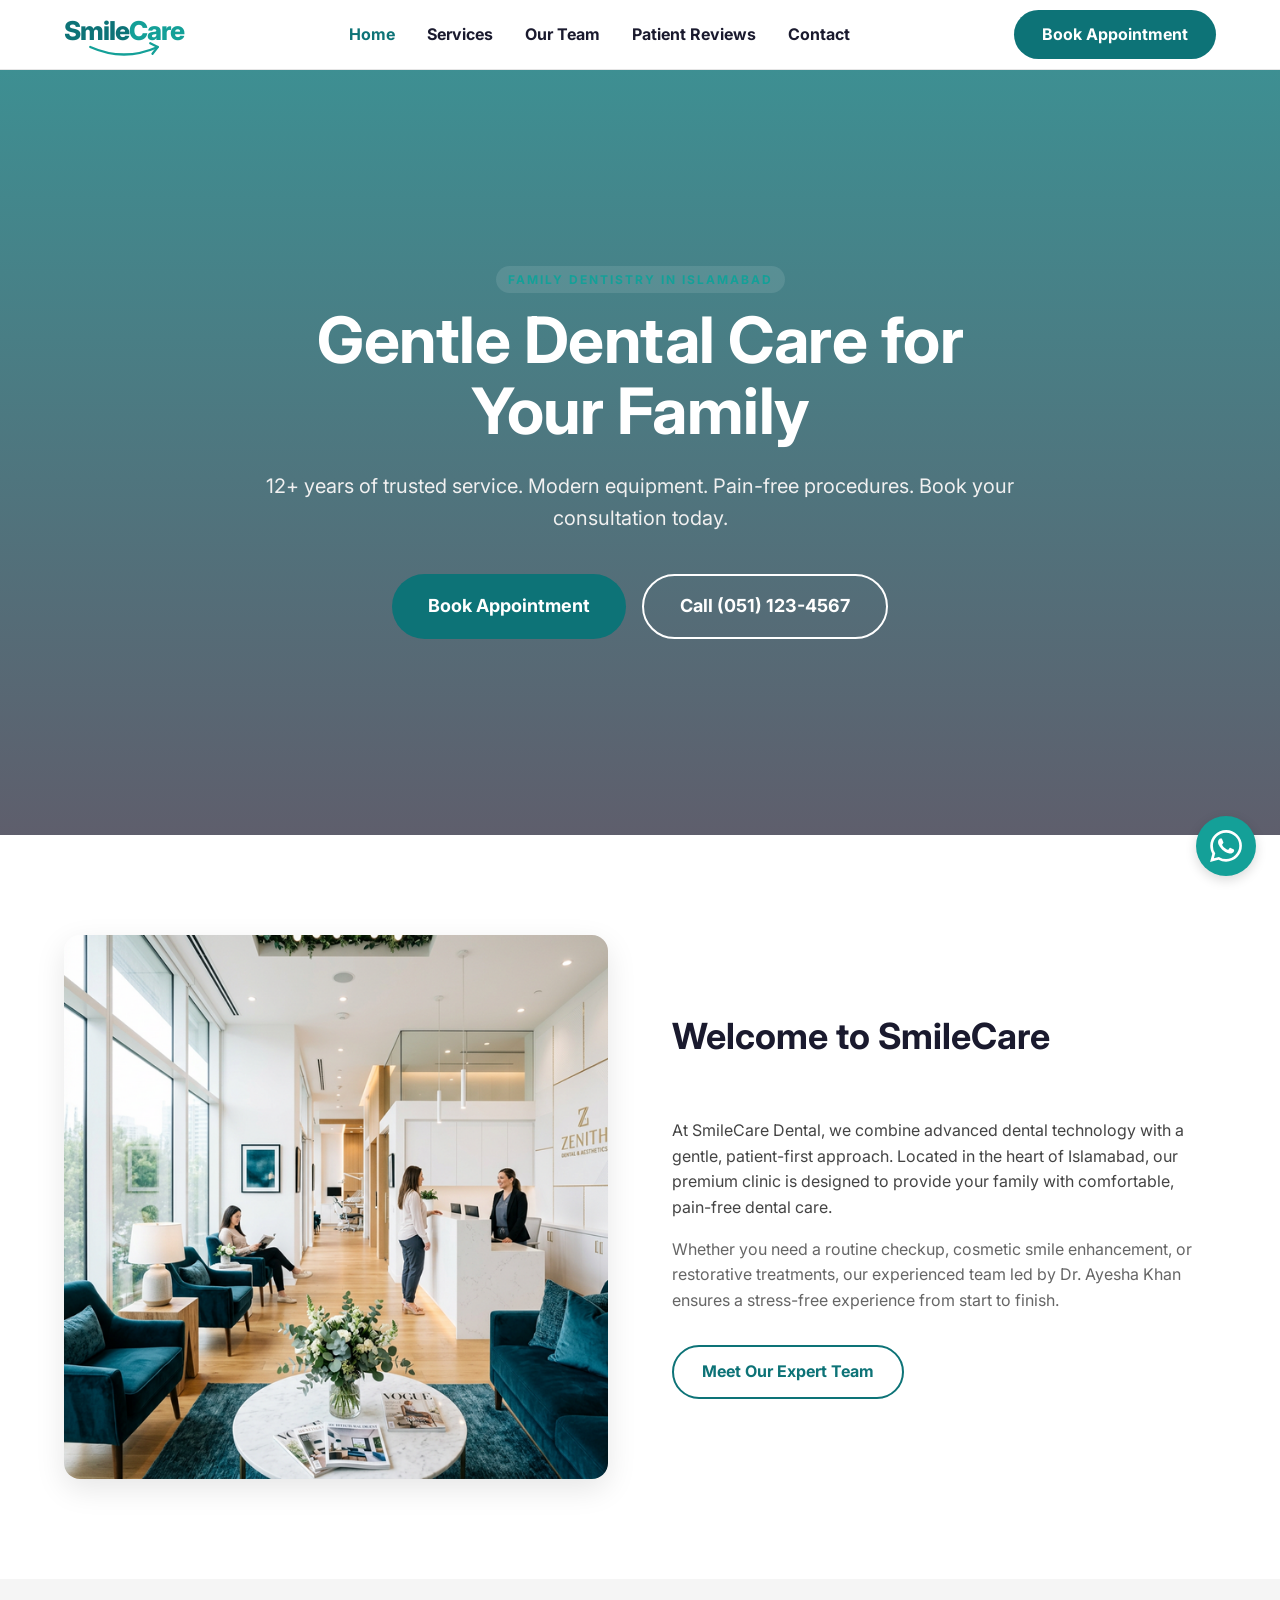
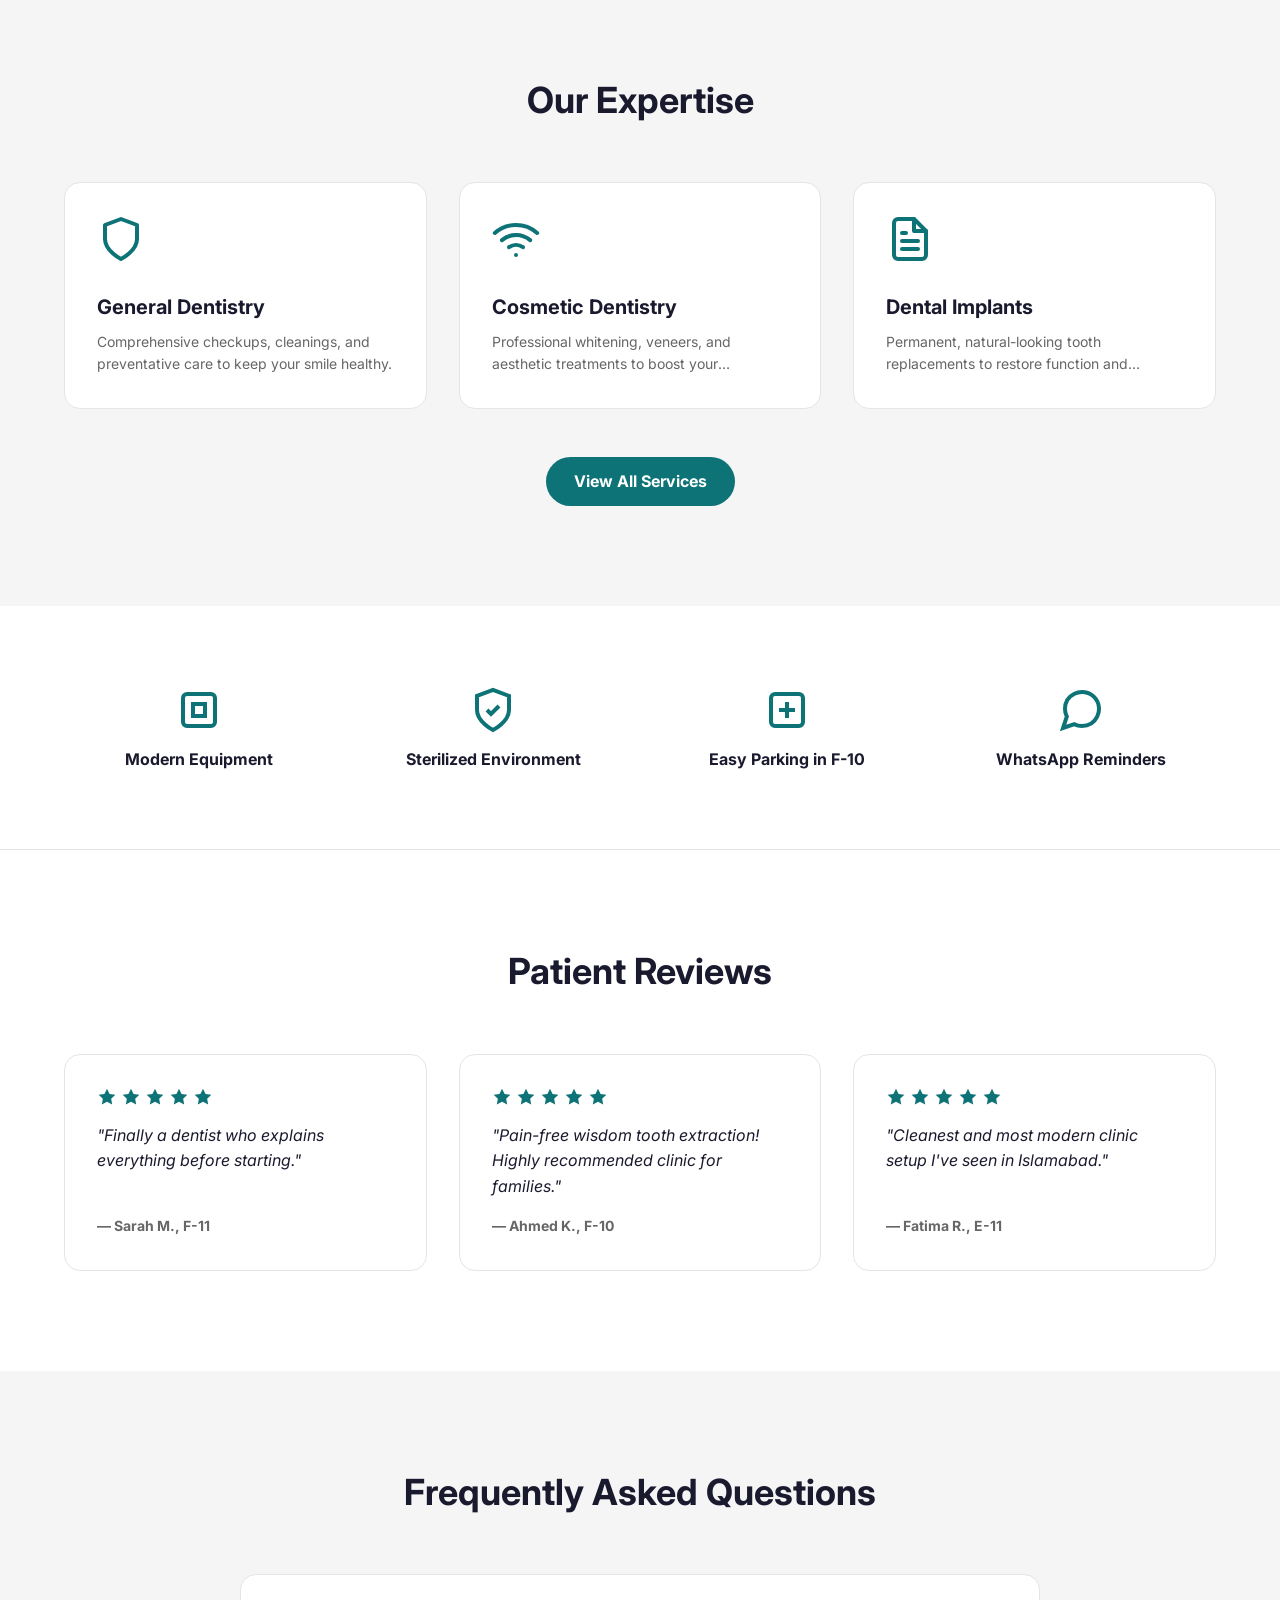
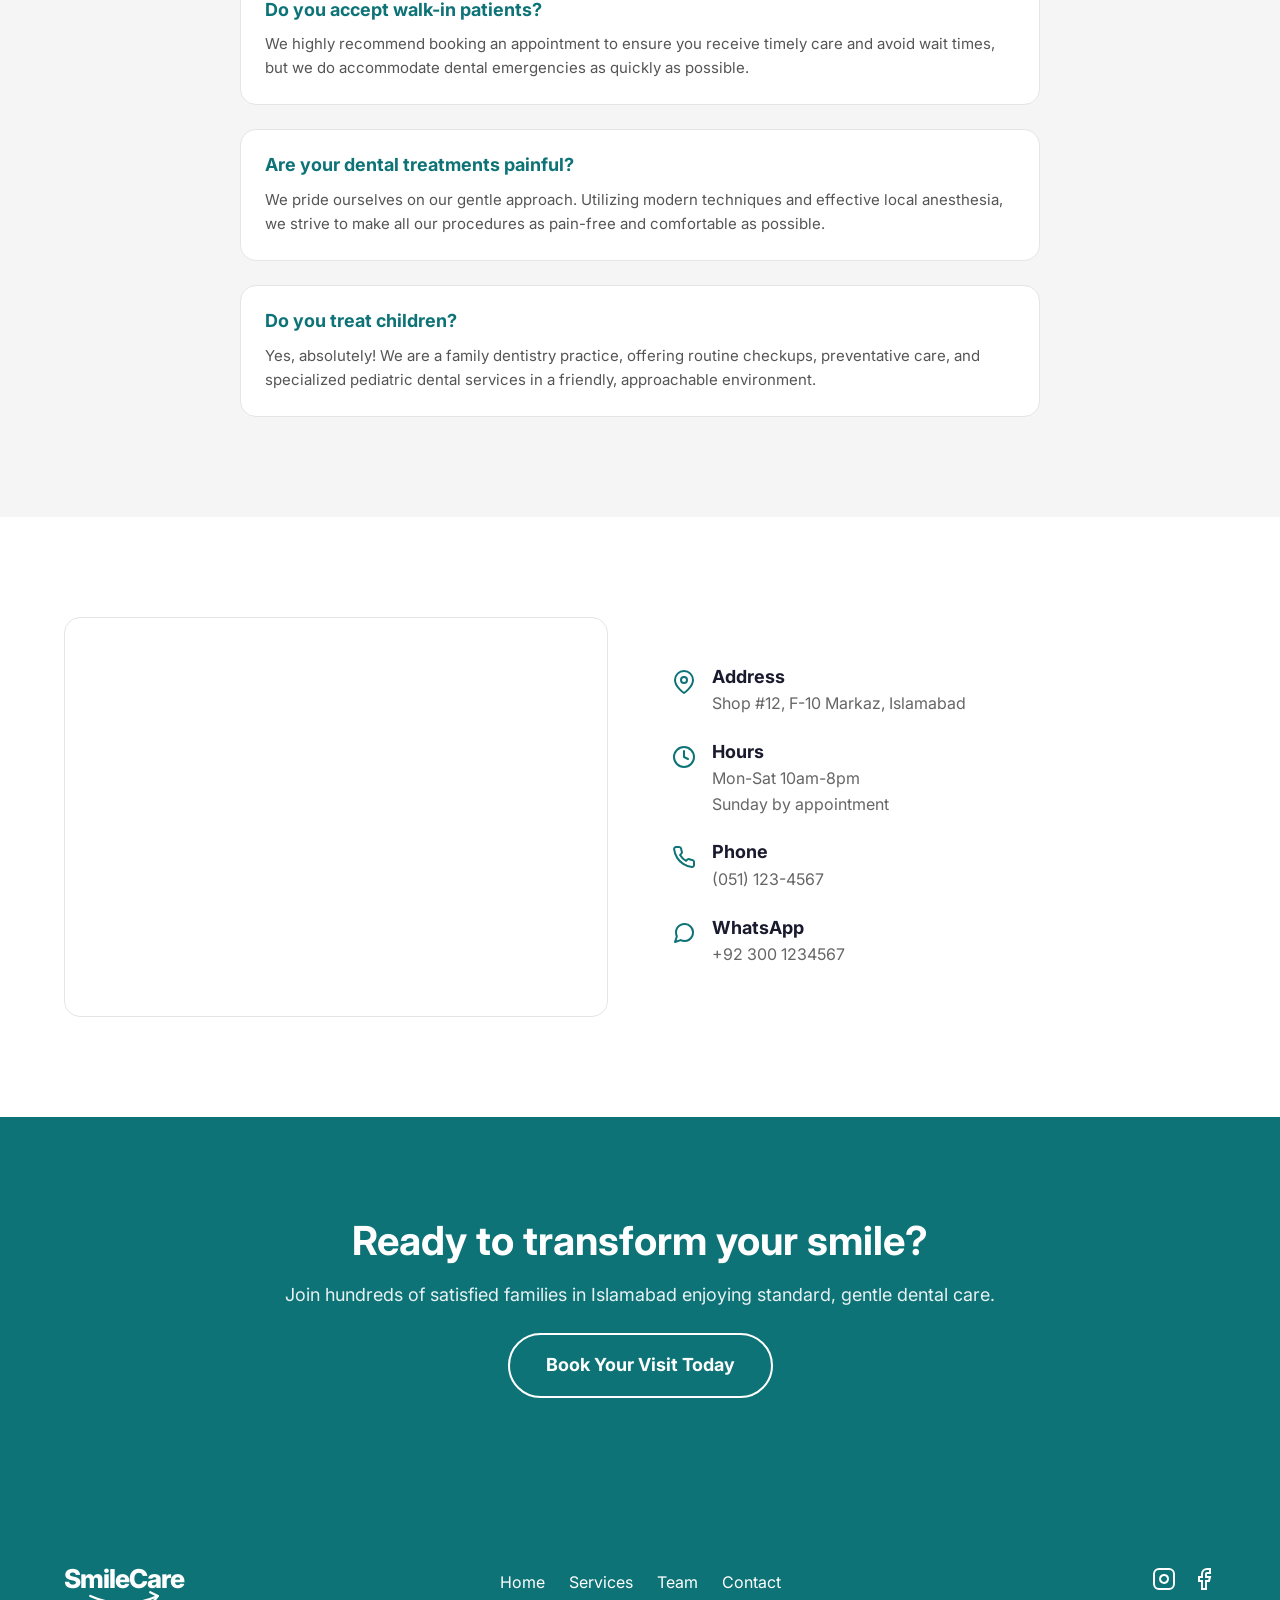
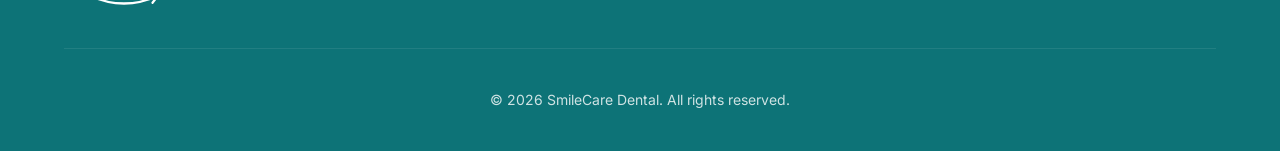
<file: index.html>
<!DOCTYPE html>
<html lang="en">
<head>
    <meta charset="UTF-8">
    <meta name="viewport" content="width=device-width, initial-scale=1.0">
    <title>SmileCare Dental | Family Dentistry in Islamabad</title>
    <meta name="description" content="SmileCare Dental offers gentle, modern family dentistry in F-10 Islamabad. Book your appointment with Dr. Ayesha Khan for checkups, implants, whitening & more.">
    <meta name="robots" content="index, follow">
    <link rel="canonical" href="https://malik310.github.io/smile-care/index.html">
    <meta property="og:title" content="SmileCare Dental | Family Dentistry in Islamabad">
    <meta property="og:description" content="SmileCare Dental offers gentle, modern family dentistry in F-10 Islamabad.">
    <meta property="og:type" content="website">
    <meta property="og:url" content="https://malik310.github.io/smile-care/">
    <!-- Preconnect for fast font loading -->
    <link rel="preconnect" href="https://fonts.googleapis.com">
    <link rel="preconnect" href="https://fonts.gstatic.com" crossorigin>
    <link rel="stylesheet" href="https://fonts.googleapis.com/css2?family=Inter:wght@400;700;800&display=swap">
    <link rel="stylesheet" href="styles.css">
</head>
<body>

    <!-- Header & Navigation -->
    <header class="site-header">
        <div class="container header-container">
            <div class="logo">
                <a href="index.html">
                    <!-- Subtle smile curve SVG -->
                    Smile<span style="color: var(--accent);">Care</span>
                    <svg class="logo-smile" viewBox="0 0 100 24" fill="none" xmlns="http://www.w3.org/2000/svg">
                        <path d="M 5,8 Q 50,28 95,8" stroke="currentColor" stroke-width="3" stroke-linecap="round" />
                        <path d="M 85,3 L 95,8 L 88,17" stroke="currentColor" stroke-width="3" stroke-linecap="round" stroke-linejoin="round" />
                    </svg>
                </a>
            </div>
            
            <nav>
                <ul class="nav-links">
                    <li><a href="index.html" class="active">Home</a></li>
                    <li><a href="services.html">Services</a></li>
                    <li><a href="team.html">Our Team</a></li>
                    <li><a href="#reviews">Patient Reviews</a></li>
                    <li><a href="contact.html">Contact</a></li>
                </ul>
            </nav>

            <div class="header-cta">
                <a href="contact.html" class="btn btn-primary">Book Appointment</a>
                <button class="mobile-menu-btn" aria-label="Toggle menu">
                    <svg width="24" height="24" viewBox="0 0 24 24" fill="none" stroke="currentColor" stroke-width="2" stroke-linecap="round" stroke-linejoin="round"><line x1="3" y1="12" x2="21" y2="12"></line><line x1="3" y1="6" x2="21" y2="6"></line><line x1="3" y1="18" x2="21" y2="18"></line></svg>
                </button>
            </div>
        </div>
    </header>

    <main>
        <!-- Hero Section - Image Background -->
        <section class="hero hero-bg">
            <div class="container hero-content-centered">
                <span class="label label-light">Family Dentistry in Islamabad</span>
                <h1>Gentle Dental Care for Your Family</h1>
                <p>12+ years of trusted service. Modern equipment. Pain-free procedures. Book your consultation today.</p>
                <div class="hero-btns justify-center">
                    <a href="https://wa.me/923001234567" class="btn btn-primary btn-large" target="_blank" rel="noopener noreferrer">Book Appointment</a>
                    <a href="tel:0511234567" class="btn btn-secondary-light btn-large">Call (051) 123-4567</a>
                </div>
            </div>
        </section>

        <!-- About Section -->
        <section class="section about-section">
            <div class="container about-grid">
                <div class="about-image">
                    <picture>
                        <img src="clinic-interior.png" alt="Beautiful modern dental clinic interior at SmileCare in Islamabad" loading="lazy" width="600" height="400">
                    </picture>
                </div>
                <div class="about-content">
                    <h2 class="section-title text-left">Welcome to SmileCare</h2>
                    <p>At SmileCare Dental, we combine advanced dental technology with a gentle, patient-first approach. Located in the heart of Islamabad, our premium clinic is designed to provide your family with comfortable, pain-free dental care.</p>
                    <p style="margin-bottom: 32px; color: #666;">Whether you need a routine checkup, cosmetic smile enhancement, or restorative treatments, our experienced team led by Dr. Ayesha Khan ensures a stress-free experience from start to finish.</p>
                    <a href="team.html" class="btn btn-secondary">Meet Our Expert Team</a>
                </div>
            </div>
        </section>

        <!-- Services Preview Section -->
        <section class="section bg-light">
            <div class="container">
                <h2 class="section-title">Our Expertise</h2>
                <div class="services-grid">
                    <div class="card service-card">
                        <svg class="service-icon" viewBox="0 0 24 24" fill="none" stroke="currentColor" stroke-width="2" stroke-linecap="round" stroke-linejoin="round"><path d="M12 22s8-4 8-10V5l-8-3-8 3v7c0 6 8 10 8 10z"></path></svg>
                        <h3>General Dentistry</h3>
                        <p>Comprehensive checkups, cleanings, and preventative care to keep your smile healthy.</p>
                    </div>
                    <div class="card service-card">
                        <svg class="service-icon" viewBox="0 0 24 24" fill="none" stroke="currentColor" stroke-width="2" stroke-linecap="round" stroke-linejoin="round"><path d="M5 12.55a11 11 0 0 1 14.08 0"></path><path d="M1.42 9a16 16 0 0 1 21.16 0"></path><path d="M8.53 16.11a6 6 0 0 1 6.95 0"></path><line x1="12" y1="20" x2="12.01" y2="20"></line></svg>
                        <h3>Cosmetic Dentistry</h3>
                        <p>Professional whitening, veneers, and aesthetic treatments to boost your confidence.</p>
                    </div>
                    <div class="card service-card">
                        <svg class="service-icon" viewBox="0 0 24 24" fill="none" stroke="currentColor" stroke-width="2" stroke-linecap="round" stroke-linejoin="round"><path d="M14 2H6a2 2 0 0 0-2 2v16a2 2 0 0 0 2 2h12a2 2 0 0 0 2-2V8z"></path><polyline points="14 2 14 8 20 8"></polyline><line x1="16" y1="13" x2="8" y2="13"></line><line x1="16" y1="17" x2="8" y2="17"></line><polyline points="10 9 9 9 8 9"></polyline></svg>
                        <h3>Dental Implants</h3>
                        <p>Permanent, natural-looking tooth replacements to restore function and aesthetics.</p>
                    </div>
                </div>
                <div style="text-align: center; margin-top: 48px;">
                    <a href="services.html" class="btn btn-primary">View All Services</a>
                </div>
            </div>
        </section>

        <!-- Why Choose Us Section -->
        <section class="trust-section">
            <div class="container">
                <div class="trust-grid">
                    <div class="trust-item">
                        <svg class="trust-icon" viewBox="0 0 24 24" fill="none" stroke="currentColor" stroke-width="2"><rect x="4" y="4" width="16" height="16" rx="2" ry="2"/><rect x="9" y="9" width="6" height="6"/></svg>
                        <h3>Modern Equipment</h3>
                    </div>
                    <div class="trust-item">
                        <svg class="trust-icon" viewBox="0 0 24 24" fill="none" stroke="currentColor" stroke-width="2"><path d="M12 22s8-4 8-10V5l-8-3-8 3v7c0 6 8 10 8 10z"/><path d="M9 12l2 2 4-4"/></svg>
                        <h3>Sterilized Environment</h3>
                    </div>
                    <div class="trust-item">
                        <svg class="trust-icon" viewBox="0 0 24 24" fill="none" stroke="currentColor" stroke-width="2"><rect x="4" y="4" width="16" height="16" rx="2" ry="2"/><path d="M12 8v8"/><path d="M8 12h8"/></svg>
                        <h3>Easy Parking in F-10</h3>
                    </div>
                    <div class="trust-item">
                        <svg class="trust-icon" viewBox="0 0 24 24" fill="none" stroke="currentColor" stroke-width="2"><path d="M21 11.5a8.38 8.38 0 0 1-.9 3.8 8.5 8.5 0 0 1-7.6 4.7 8.38 8.38 0 0 1-3.8-.9L3 21l1.9-5.7a8.38 8.38 0 0 1-.9-3.8 8.5 8.5 0 0 1 4.7-7.6 8.38 8.38 0 0 1 3.8-.9h.5a8.48 8.48 0 0 1 8 8v.5z"/></svg>
                        <h3>WhatsApp Reminders</h3>
                    </div>
                </div>
            </div>
        </section>

        <!-- Patient Reviews -->
        <section id="reviews" class="section">
            <div class="container">
                <h2 class="section-title">Patient Reviews</h2>
                <div class="reviews-grid">
                    <div class="card review-card">
                        <div class="review-stars">
                            <svg width="20" height="20" viewBox="0 0 24 24" fill="currentColor"><polygon points="12 2 15.09 8.26 22 9.27 17 14.14 18.18 21.02 12 17.77 5.82 21.02 7 14.14 2 9.27 8.91 8.26 12 2"></polygon></svg>
                            <svg width="20" height="20" viewBox="0 0 24 24" fill="currentColor"><polygon points="12 2 15.09 8.26 22 9.27 17 14.14 18.18 21.02 12 17.77 5.82 21.02 7 14.14 2 9.27 8.91 8.26 12 2"></polygon></svg>
                            <svg width="20" height="20" viewBox="0 0 24 24" fill="currentColor"><polygon points="12 2 15.09 8.26 22 9.27 17 14.14 18.18 21.02 12 17.77 5.82 21.02 7 14.14 2 9.27 8.91 8.26 12 2"></polygon></svg>
                            <svg width="20" height="20" viewBox="0 0 24 24" fill="currentColor"><polygon points="12 2 15.09 8.26 22 9.27 17 14.14 18.18 21.02 12 17.77 5.82 21.02 7 14.14 2 9.27 8.91 8.26 12 2"></polygon></svg>
                            <svg width="20" height="20" viewBox="0 0 24 24" fill="currentColor"><polygon points="12 2 15.09 8.26 22 9.27 17 14.14 18.18 21.02 12 17.77 5.82 21.02 7 14.14 2 9.27 8.91 8.26 12 2"></polygon></svg>
                        </div>
                        <p class="review-quote">"Finally a dentist who explains everything before starting."</p>
                        <p class="review-author">— Sarah M., F-11</p>
                    </div>
                    
                    <div class="card review-card">
                        <div class="review-stars">
                            <svg width="20" height="20" viewBox="0 0 24 24" fill="currentColor"><polygon points="12 2 15.09 8.26 22 9.27 17 14.14 18.18 21.02 12 17.77 5.82 21.02 7 14.14 2 9.27 8.91 8.26 12 2"></polygon></svg>
                            <svg width="20" height="20" viewBox="0 0 24 24" fill="currentColor"><polygon points="12 2 15.09 8.26 22 9.27 17 14.14 18.18 21.02 12 17.77 5.82 21.02 7 14.14 2 9.27 8.91 8.26 12 2"></polygon></svg>
                            <svg width="20" height="20" viewBox="0 0 24 24" fill="currentColor"><polygon points="12 2 15.09 8.26 22 9.27 17 14.14 18.18 21.02 12 17.77 5.82 21.02 7 14.14 2 9.27 8.91 8.26 12 2"></polygon></svg>
                            <svg width="20" height="20" viewBox="0 0 24 24" fill="currentColor"><polygon points="12 2 15.09 8.26 22 9.27 17 14.14 18.18 21.02 12 17.77 5.82 21.02 7 14.14 2 9.27 8.91 8.26 12 2"></polygon></svg>
                            <svg width="20" height="20" viewBox="0 0 24 24" fill="currentColor"><polygon points="12 2 15.09 8.26 22 9.27 17 14.14 18.18 21.02 12 17.77 5.82 21.02 7 14.14 2 9.27 8.91 8.26 12 2"></polygon></svg>
                        </div>
                        <p class="review-quote">"Pain-free wisdom tooth extraction! Highly recommended clinic for families."</p>
                        <p class="review-author">— Ahmed K., F-10</p>
                    </div>

                    <div class="card review-card">
                        <div class="review-stars">
                            <svg width="20" height="20" viewBox="0 0 24 24" fill="currentColor"><polygon points="12 2 15.09 8.26 22 9.27 17 14.14 18.18 21.02 12 17.77 5.82 21.02 7 14.14 2 9.27 8.91 8.26 12 2"></polygon></svg>
                            <svg width="20" height="20" viewBox="0 0 24 24" fill="currentColor"><polygon points="12 2 15.09 8.26 22 9.27 17 14.14 18.18 21.02 12 17.77 5.82 21.02 7 14.14 2 9.27 8.91 8.26 12 2"></polygon></svg>
                            <svg width="20" height="20" viewBox="0 0 24 24" fill="currentColor"><polygon points="12 2 15.09 8.26 22 9.27 17 14.14 18.18 21.02 12 17.77 5.82 21.02 7 14.14 2 9.27 8.91 8.26 12 2"></polygon></svg>
                            <svg width="20" height="20" viewBox="0 0 24 24" fill="currentColor"><polygon points="12 2 15.09 8.26 22 9.27 17 14.14 18.18 21.02 12 17.77 5.82 21.02 7 14.14 2 9.27 8.91 8.26 12 2"></polygon></svg>
                            <svg width="20" height="20" viewBox="0 0 24 24" fill="currentColor"><polygon points="12 2 15.09 8.26 22 9.27 17 14.14 18.18 21.02 12 17.77 5.82 21.02 7 14.14 2 9.27 8.91 8.26 12 2"></polygon></svg>
                        </div>
                        <p class="review-quote">"Cleanest and most modern clinic setup I've seen in Islamabad."</p>
                        <p class="review-author">— Fatima R., E-11</p>
                    </div>
                </div>
            </div>
        </section>

        <!-- FAQ Section -->
        <section class="section bg-light">
            <div class="container">
                <h2 class="section-title">Frequently Asked Questions</h2>
                <div class="faq-list">
                    <div class="faq-item">
                        <h3>Do you accept walk-in patients?</h3>
                        <p>We highly recommend booking an appointment to ensure you receive timely care and avoid wait times, but we do accommodate dental emergencies as quickly as possible.</p>
                    </div>
                    <div class="faq-item">
                        <h3>Are your dental treatments painful?</h3>
                        <p>We pride ourselves on our gentle approach. Utilizing modern techniques and effective local anesthesia, we strive to make all our procedures as pain-free and comfortable as possible.</p>
                    </div>
                    <div class="faq-item">
                        <h3>Do you treat children?</h3>
                        <p>Yes, absolutely! We are a family dentistry practice, offering routine checkups, preventative care, and specialized pediatric dental services in a friendly, approachable environment.</p>
                    </div>
                </div>
            </div>
        </section>

        <!-- Location & Hours Section -->
        <section id="contact" class="location-section">
            <div class="container">
                <div class="location-grid">
                    <div class="map-embed">
                        <!-- Standard Google Maps Embed Placeholder mapping to F-10 -->
                        <iframe src="https://www.google.com/maps/embed?pb=!1m18!1m12!1m3!1d13269.839846205728!2d73.0116!3d33.6844!2m3!1f0!2f0!3f0!3m2!1i1024!2i768!4f13.1!3m3!1m2!1s0x38dfbe38686a3479%3A0xe53e9cb4e819b5b2!2sF-10%20Markaz%20F%2010%2FF%2011%20F-10%2C%20Islamabad%2C%20Islamabad%20Capital%20Territory%2C%20Pakistan!5e0!3m2!1sen!2sus!4v1700000000000!5m2!1sen!2sus" allowfullscreen="" loading="lazy" referrerpolicy="no-referrer-when-downgrade"></iframe>
                    </div>
                    <div class="contact-details">
                        <div class="contact-item">
                            <svg class="contact-item-icon" width="24" height="24" viewBox="0 0 24 24" fill="none" stroke="currentColor" stroke-width="2" stroke-linecap="round" stroke-linejoin="round"><path d="M21 10c0 7-9 13-9 13s-9-6-9-13a9 9 0 0 1 18 0z"></path><circle cx="12" cy="10" r="3"></circle></svg>
                            <div>
                                <h3>Address</h3>
                                <p>Shop #12, F-10 Markaz, Islamabad</p>
                            </div>
                        </div>
                        <div class="contact-item">
                            <svg class="contact-item-icon" width="24" height="24" viewBox="0 0 24 24" fill="none" stroke="currentColor" stroke-width="2" stroke-linecap="round" stroke-linejoin="round"><circle cx="12" cy="12" r="10"></circle><polyline points="12 6 12 12 16 14"></polyline></svg>
                            <div>
                                <h3>Hours</h3>
                                <p>Mon-Sat 10am-8pm<br>Sunday by appointment</p>
                            </div>
                        </div>
                        <div class="contact-item">
                            <svg class="contact-item-icon" width="24" height="24" viewBox="0 0 24 24" fill="none" stroke="currentColor" stroke-width="2" stroke-linecap="round" stroke-linejoin="round"><path d="M22 16.92v3a2 2 0 0 1-2.18 2 19.79 19.79 0 0 1-8.63-3.07 19.5 19.5 0 0 1-6-6 19.79 19.79 0 0 1-3.07-8.67A2 2 0 0 1 4.11 2h3a2 2 0 0 1 2 1.72 12.84 12.84 0 0 0 .7 2.81 2 2 0 0 1-.45 2.11L8.09 9.91a16 16 0 0 0 6 6l1.27-1.27a2 2 0 0 1 2.11-.45 12.84 12.84 0 0 0 2.81.7A2 2 0 0 1 22 16.92z"></path></svg>
                            <div>
                                <h3>Phone</h3>
                                <p>(051) 123-4567</p>
                            </div>
                        </div>
                        <div class="contact-item">
                            <svg class="contact-item-icon" width="24" height="24" viewBox="0 0 24 24" fill="none" stroke="currentColor" stroke-width="2" stroke-linecap="round" stroke-linejoin="round"><path d="M21 11.5a8.38 8.38 0 0 1-.9 3.8 8.5 8.5 0 0 1-7.6 4.7 8.38 8.38 0 0 1-3.8-.9L3 21l1.9-5.7a8.38 8.38 0 0 1-.9-3.8 8.5 8.5 0 0 1 4.7-7.6 8.38 8.38 0 0 1 3.8-.9h.5a8.48 8.48 0 0 1 8 8v.5z"/></svg>
                            <div>
                                <h3>WhatsApp</h3>
                                <p>+92 300 1234567</p>
                            </div>
                        </div>
                    </div>
                </div>
            </div>
        </section>

        <!-- CTA Banner Section -->
        <section class="cta-banner">
            <div class="container text-center">
                <h2>Ready to transform your smile?</h2>
                <p>Join hundreds of satisfied families in Islamabad enjoying standard, gentle dental care.</p>
                <a href="contact.html" class="btn btn-secondary-light btn-large" style="margin-top: 24px; display: inline-block;">Book Your Visit Today</a>
            </div>
        </section>
    </main>

    <!-- Footer -->
    <footer class="site-footer">
        <div class="container">
            <div class="footer-grid">
                <div class="footer-logo">
                    Smile<span style="color: inherit;">Care</span>
                    <svg class="logo-smile" viewBox="0 0 100 24" fill="none" xmlns="http://www.w3.org/2000/svg">
                        <path d="M 5,8 Q 50,28 95,8" stroke="currentColor" stroke-width="3" stroke-linecap="round" />
                        <path d="M 85,3 L 95,8 L 88,17" stroke="currentColor" stroke-width="3" stroke-linecap="round" stroke-linejoin="round" />
                    </svg>
                </div>
                <ul class="footer-nav">
                    <li><a href="index.html">Home</a></li>
                    <li><a href="services.html">Services</a></li>
                    <li><a href="team.html">Team</a></li>
                    <li><a href="contact.html">Contact</a></li>
                </ul>
                <div class="footer-social">
                    <a href="#" aria-label="Instagram"><svg width="24" height="24" viewBox="0 0 24 24" fill="none" stroke="currentColor" stroke-width="2"><rect x="2" y="2" width="20" height="20" rx="5" ry="5"></rect><path d="M16 11.37A4 4 0 1 1 12.63 8 4 4 0 0 1 16 11.37z"></path><line x1="17.5" y1="6.5" x2="17.51" y2="6.5"></line></svg></a>
                    <a href="#" aria-label="Facebook"><svg width="24" height="24" viewBox="0 0 24 24" fill="none" stroke="currentColor" stroke-width="2"><path d="M18 2h-3a5 5 0 0 0-5 5v3H7v4h3v8h4v-8h3l1-4h-4V7a1 1 0 0 1 1-1h3z"></path></svg></a>
                </div>
            </div>
            <div class="footer-bottom">
                <p>&copy; <span id="current-year">2025</span> SmileCare Dental. All rights reserved.</p>
            </div>
        </div>
    </footer>

    <!-- Sticky WhatsApp -->
    <a href="https://wa.me/923001234567?text=Hi%20SmileCare,%20I'd%20like%20to%20book%20an%20appointment" class="whatsapp-sticky" target="_blank" rel="noopener noreferrer" aria-label="Chat on WhatsApp">
        <svg viewBox="0 0 24 24"><path fill="currentColor" d="M17.472 14.382c-.297-.149-1.758-.867-2.03-.967-.273-.099-.471-.148-.67.15-.197.297-.767.966-.94 1.164-.173.199-.347.223-.644.075-.297-.15-1.255-.463-2.39-1.475-.878-.788-1.46-1.761-1.633-2.059-.173-.297-.018-.458.13-.606.134-.133.298-.347.446-.52.149-.174.198-.298.298-.497.099-.198.05-.371-.025-.52-.075-.149-.669-1.612-.916-2.207-.242-.579-.487-.5-.669-.51-.173-.008-.371-.01-.57-.01-.198 0-.52.074-.792.372-.272.297-1.04 1.016-1.04 2.479 0 1.462 1.065 2.875 1.213 3.074.149.198 2.096 3.2 5.077 4.487.709.306 1.262.489 1.694.625.712.227 1.36.195 1.871.118.571-.085 1.758-.719 2.006-1.413.248-.694.248-1.289.173-1.413-.074-.124-.272-.198-.57-.347m-5.421 7.403h-.004a9.87 9.87 0 01-5.031-1.378l-.361-.214-3.741.982.998-3.648-.235-.374a9.86 9.86 0 01-1.51-5.26c.001-5.45 4.436-9.884 9.888-9.884 2.64 0 5.122 1.03 6.988 2.898a9.825 9.825 0 012.893 6.994c-.003 5.45-4.437 9.884-9.885 9.884m8.413-18.297A11.815 11.815 0 0012.05 0C5.495 0 .16 5.335.157 11.892c0 2.096.547 4.142 1.588 5.945L.057 24l6.305-1.654a11.882 11.882 0 005.683 1.448h.005c6.554 0 11.89-5.335 11.893-11.893a11.821 11.821 0 00-3.48-8.413Z"/></svg>
    </a>

    <script src="script.js"></script>
</body>
</html>
</file>
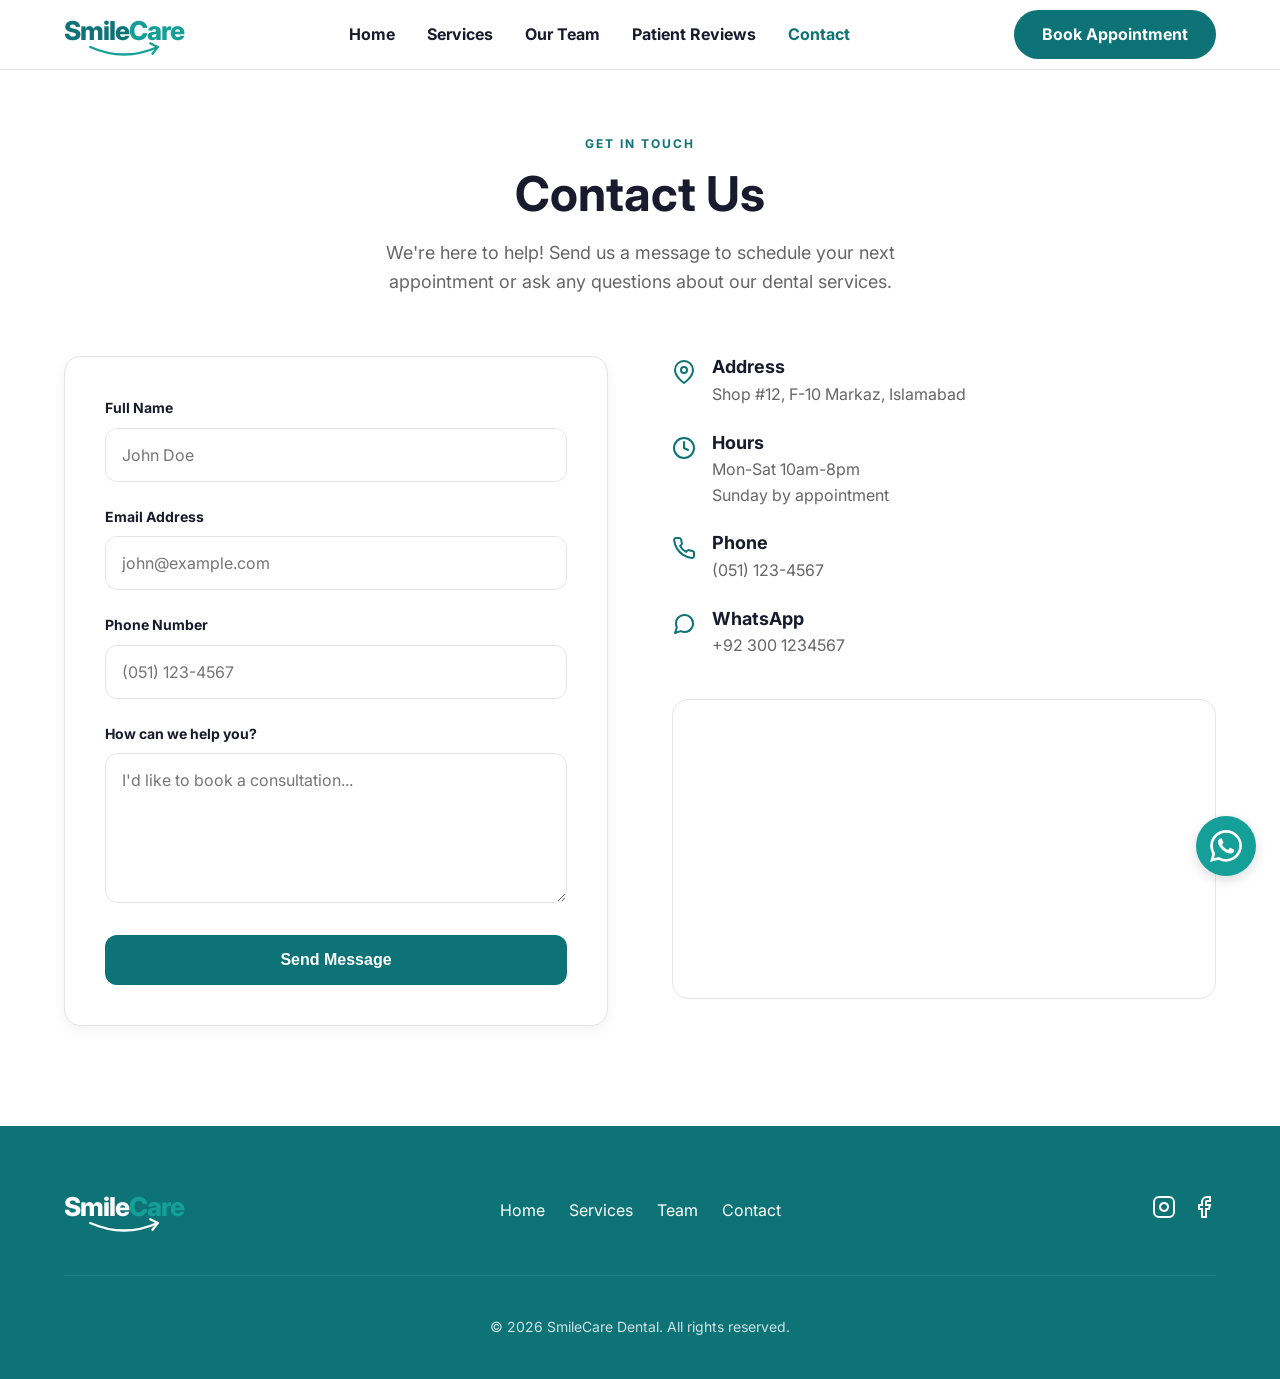
<file: contact.html>
<!DOCTYPE html>
<html lang="en">
<head>
    <meta charset="UTF-8">
    <meta name="viewport" content="width=device-width, initial-scale=1.0">
    <title>SmileCare Dental | Contact Us</title>
    <meta name="description" content="Contact SmileCare Dental in F-10 Islamabad. Book an appointment online, call us, or send a message. We'll respond promptly.">
    <meta name="robots" content="index, follow">
    <link rel="canonical" href="https://malik310.github.io/smile-care/contact.html">
    <meta property="og:title" content="SmileCare Dental | Contact Us">
    <meta property="og:description" content="Book an appointment with SmileCare Dental in Islamabad. Get in touch via form, phone, or WhatsApp.">
    <meta property="og:type" content="website">
    <link rel="preconnect" href="https://fonts.googleapis.com">
    <link rel="preconnect" href="https://fonts.gstatic.com" crossorigin>
    <link rel="stylesheet" href="https://fonts.googleapis.com/css2?family=Inter:wght@400;700;800&display=swap">
    <link rel="stylesheet" href="styles.css">
    <style>
        .contact-page-grid {
            display: grid;
            grid-template-columns: 1fr 1fr;
            gap: 64px;
            margin-top: 40px;
        }
        
        @media (max-width: 992px) {
            .contact-page-grid {
                grid-template-columns: 1fr;
            }
        }

        .contact-form {
            background: var(--white);
            padding: 40px;
            border-radius: 16px;
            border: 1px solid var(--border);
            box-shadow: 0 4px 12px rgba(0,0,0,0.05);
        }

        .form-group {
            margin-bottom: 24px;
        }

        .form-group label {
            display: block;
            margin-bottom: 8px;
            font-weight: 700;
            color: var(--text);
            font-size: 14px;
        }

        .form-group input, .form-group textarea {
            width: 100%;
            border-radius: 12px;
            border: 1px solid var(--border);
            padding: 16px;
            font-size: 16px;
            font-family: inherit;
        }

        .form-group input:focus, .form-group textarea:focus {
            outline: none;
            border-color: var(--primary);
        }
        
        .form-group textarea {
            min-height: 150px;
            resize: vertical;
        }

        .contact-page-header {
            text-align: center;
            padding: 60px 0 20px;
        }

        .contact-page-header h1 {
            font-size: 48px;
            margin-bottom: 16px;
        }

        .contact-page-header p {
            font-size: 18px;
            color: #666;
            max-width: 600px;
            margin: 0 auto;
        }
    </style>
</head>
<body>

    <!-- Header & Navigation -->
    <header class="site-header">
        <div class="container header-container">
            <div class="logo">
                <a href="index.html">
                    Smile<span style="color: var(--accent);">Care</span>
                    <svg class="logo-smile" viewBox="0 0 100 24" fill="none" xmlns="http://www.w3.org/2000/svg">
                        <path d="M 5,8 Q 50,28 95,8" stroke="currentColor" stroke-width="3" stroke-linecap="round" />
                        <path d="M 85,3 L 95,8 L 88,17" stroke="currentColor" stroke-width="3" stroke-linecap="round" stroke-linejoin="round" />
                    </svg>
                </a>
            </div>
            
            <nav>
                <ul class="nav-links">
                    <li><a href="index.html">Home</a></li>
                    <li><a href="services.html">Services</a></li>
                    <li><a href="team.html">Our Team</a></li>
                    <li><a href="index.html#reviews">Patient Reviews</a></li>
                    <li><a href="contact.html" class="active">Contact</a></li>
                </ul>
            </nav>

            <div class="header-cta">
                <a href="contact.html" class="btn btn-primary">Book Appointment</a>
                <button class="mobile-menu-btn" aria-label="Toggle menu">
                    <svg width="24" height="24" viewBox="0 0 24 24" fill="none" stroke="currentColor" stroke-width="2" stroke-linecap="round" stroke-linejoin="round"><line x1="3" y1="12" x2="21" y2="12"></line><line x1="3" y1="6" x2="21" y2="6"></line><line x1="3" y1="18" x2="21" y2="18"></line></svg>
                </button>
            </div>
        </div>
    </header>

    <main>
        <div class="container contact-page-header">
            <span class="label">Get In Touch</span>
            <h1>Contact Us</h1>
            <p>We're here to help! Send us a message to schedule your next appointment or ask any questions about our dental services.</p>
        </div>

        <section class="section" style="padding-top: 0;">
            <div class="container contact-page-grid">
                
                <!-- Contact Form (Netlify Form / Formspree style setup) -->
                <div class="contact-form">
                    <!-- Netlify specific attributes: data-netlify="true" -->
                    <!-- Or use Formspree: action="https://formspree.io/f/YOUR_FORM_ID" method="POST" -->
                    <form name="contact" method="POST" data-netlify="true" action="/success.html">
                        <div class="form-group">
                            <label for="name">Full Name</label>
                            <input type="text" id="name" name="name" placeholder="John Doe" required>
                        </div>
                        <div class="form-group">
                            <label for="email">Email Address</label>
                            <input type="email" id="email" name="email" placeholder="john@example.com" required>
                        </div>
                        <div class="form-group">
                            <label for="phone">Phone Number</label>
                            <input type="tel" id="phone" name="phone" placeholder="(051) 123-4567">
                        </div>
                        <div class="form-group">
                            <label for="message">How can we help you?</label>
                            <textarea id="message" name="message" placeholder="I'd like to book a consultation..." required></textarea>
                        </div>
                        <button type="submit" class="btn btn-primary" style="width: 100%; border-radius: 12px; padding: 16px;">Send Message</button>
                    </form>
                </div>

                <!-- Contact Details & Map -->
                <div class="contact-details-container">
                    <div class="contact-details" style="margin-bottom: 40px;">
                        <div class="contact-item">
                            <svg class="contact-item-icon" width="24" height="24" viewBox="0 0 24 24" fill="none" stroke="currentColor" stroke-width="2" stroke-linecap="round" stroke-linejoin="round"><path d="M21 10c0 7-9 13-9 13s-9-6-9-13a9 9 0 0 1 18 0z"></path><circle cx="12" cy="10" r="3"></circle></svg>
                            <div>
                                <h3>Address</h3>
                                <p>Shop #12, F-10 Markaz, Islamabad</p>
                            </div>
                        </div>
                        <div class="contact-item">
                            <svg class="contact-item-icon" width="24" height="24" viewBox="0 0 24 24" fill="none" stroke="currentColor" stroke-width="2" stroke-linecap="round" stroke-linejoin="round"><circle cx="12" cy="12" r="10"></circle><polyline points="12 6 12 12 16 14"></polyline></svg>
                            <div>
                                <h3>Hours</h3>
                                <p>Mon-Sat 10am-8pm<br>Sunday by appointment</p>
                            </div>
                        </div>
                        <div class="contact-item">
                            <svg class="contact-item-icon" width="24" height="24" viewBox="0 0 24 24" fill="none" stroke="currentColor" stroke-width="2" stroke-linecap="round" stroke-linejoin="round"><path d="M22 16.92v3a2 2 0 0 1-2.18 2 19.79 19.79 0 0 1-8.63-3.07 19.5 19.5 0 0 1-6-6 19.79 19.79 0 0 1-3.07-8.67A2 2 0 0 1 4.11 2h3a2 2 0 0 1 2 1.72 12.84 12.84 0 0 0 .7 2.81 2 2 0 0 1-.45 2.11L8.09 9.91a16 16 0 0 0 6 6l1.27-1.27a2 2 0 0 1 2.11-.45 12.84 12.84 0 0 0 2.81.7A2 2 0 0 1 22 16.92z"></path></svg>
                            <div>
                                <h3>Phone</h3>
                                <p>(051) 123-4567</p>
                            </div>
                        </div>
                        <div class="contact-item">
                            <svg class="contact-item-icon" width="24" height="24" viewBox="0 0 24 24" fill="none" stroke="currentColor" stroke-width="2" stroke-linecap="round" stroke-linejoin="round"><path d="M21 11.5a8.38 8.38 0 0 1-.9 3.8 8.5 8.5 0 0 1-7.6 4.7 8.38 8.38 0 0 1-3.8-.9L3 21l1.9-5.7a8.38 8.38 0 0 1-.9-3.8 8.5 8.5 0 0 1 4.7-7.6 8.38 8.38 0 0 1 3.8-.9h.5a8.48 8.48 0 0 1 8 8v.5z"/></svg>
                            <div>
                                <h3>WhatsApp</h3>
                                <p>+92 300 1234567</p>
                            </div>
                        </div>
                    </div>

                    <div class="map-embed" style="height: 300px;">
                        <iframe src="https://www.google.com/maps/embed?pb=!1m18!1m12!1m3!1d13269.839846205728!2d73.0116!3d33.6844!2m3!1f0!2f0!3f0!3m2!1i1024!2i768!4f13.1!3m3!1m2!1s0x38dfbe38686a3479%3A0xe53e9cb4e819b5b2!2sF-10%20Markaz%20F%2010%2FF%2011%20F-10%2C%20Islamabad%2C%20Islamabad%20Capital%20Territory%2C%20Pakistan!5e0!3m2!1sen!2sus!4v1700000000000!5m2!1sen!2sus" allowfullscreen="" loading="lazy" referrerpolicy="no-referrer-when-downgrade"></iframe>
                    </div>
                </div>
            </div>
        </section>
    </main>

    <!-- Footer -->
    <footer class="site-footer">
        <div class="container">
            <div class="footer-grid">
                <div class="footer-logo">
                    Smile<span style="color: var(--accent);">Care</span>
                    <svg class="logo-smile" viewBox="0 0 100 24" fill="none" xmlns="http://www.w3.org/2000/svg">
                        <path d="M 5,8 Q 50,28 95,8" stroke="currentColor" stroke-width="3" stroke-linecap="round" />
                        <path d="M 85,3 L 95,8 L 88,17" stroke="currentColor" stroke-width="3" stroke-linecap="round" stroke-linejoin="round" />
                    </svg>
                </div>
                <ul class="footer-nav">
                    <li><a href="index.html">Home</a></li>
                    <li><a href="services.html">Services</a></li>
                    <li><a href="team.html">Team</a></li>
                    <li><a href="contact.html">Contact</a></li>
                </ul>
                <div class="footer-social">
                    <a href="#" aria-label="Instagram"><svg width="24" height="24" viewBox="0 0 24 24" fill="none" stroke="currentColor" stroke-width="2"><rect x="2" y="2" width="20" height="20" rx="5" ry="5"></rect><path d="M16 11.37A4 4 0 1 1 12.63 8 4 4 0 0 1 16 11.37z"></path><line x1="17.5" y1="6.5" x2="17.51" y2="6.5"></line></svg></a>
                    <a href="#" aria-label="Facebook"><svg width="24" height="24" viewBox="0 0 24 24" fill="none" stroke="currentColor" stroke-width="2"><path d="M18 2h-3a5 5 0 0 0-5 5v3H7v4h3v8h4v-8h3l1-4h-4V7a1 1 0 0 1 1-1h3z"></path></svg></a>
                </div>
            </div>
            <div class="footer-bottom">
                <p>&copy; <span id="current-year">2025</span> SmileCare Dental. All rights reserved.</p>
            </div>
        </div>
    </footer>

    <!-- Sticky WhatsApp -->
    <a href="https://wa.me/923001234567?text=Hi%20SmileCare,%20I'd%20like%20to%20book%20an%20appointment" class="whatsapp-sticky" target="_blank" rel="noopener noreferrer" aria-label="Chat on WhatsApp">
        <svg viewBox="0 0 24 24"><path fill="currentColor" d="M17.472 14.382c-.297-.149-1.758-.867-2.03-.967-.273-.099-.471-.148-.67.15-.197.297-.767.966-.94 1.164-.173.199-.347.223-.644.075-.297-.15-1.255-.463-2.39-1.475-.878-.788-1.46-1.761-1.633-2.059-.173-.297-.018-.458.13-.606.134-.133.298-.347.446-.52.149-.174.198-.298.298-.497.099-.198.05-.371-.025-.52-.075-.149-.669-1.612-.916-2.207-.242-.579-.487-.5-.669-.51-.173-.008-.371-.01-.57-.01-.198 0-.52.074-.792.372-.272.297-1.04 1.016-1.04 2.479 0 1.462 1.065 2.875 1.213 3.074.149.198 2.096 3.2 5.077 4.487.709.306 1.262.489 1.694.625.712.227 1.36.195 1.871.118.571-.085 1.758-.719 2.006-1.413.248-.694.248-1.289.173-1.413-.074-.124-.272-.198-.57-.347m-5.421 7.403h-.004a9.87 9.87 0 01-5.031-1.378l-.361-.214-3.741.982.998-3.648-.235-.374a9.86 9.86 0 01-1.51-5.26c.001-5.45 4.436-9.884 9.888-9.884 2.64 0 5.122 1.03 6.988 2.898a9.825 9.825 0 012.893 6.994c-.003 5.45-4.437 9.884-9.885 9.884m8.413-18.297A11.815 11.815 0 0012.05 0C5.495 0 .16 5.335.157 11.892c0 2.096.547 4.142 1.588 5.945L.057 24l6.305-1.654a11.882 11.882 0 005.683 1.448h.005c6.554 0 11.89-5.335 11.893-11.893a11.821 11.821 0 00-3.48-8.413Z"/></svg>
    </a>

    <script src="script.js"></script>
</body>
</html>
</file>
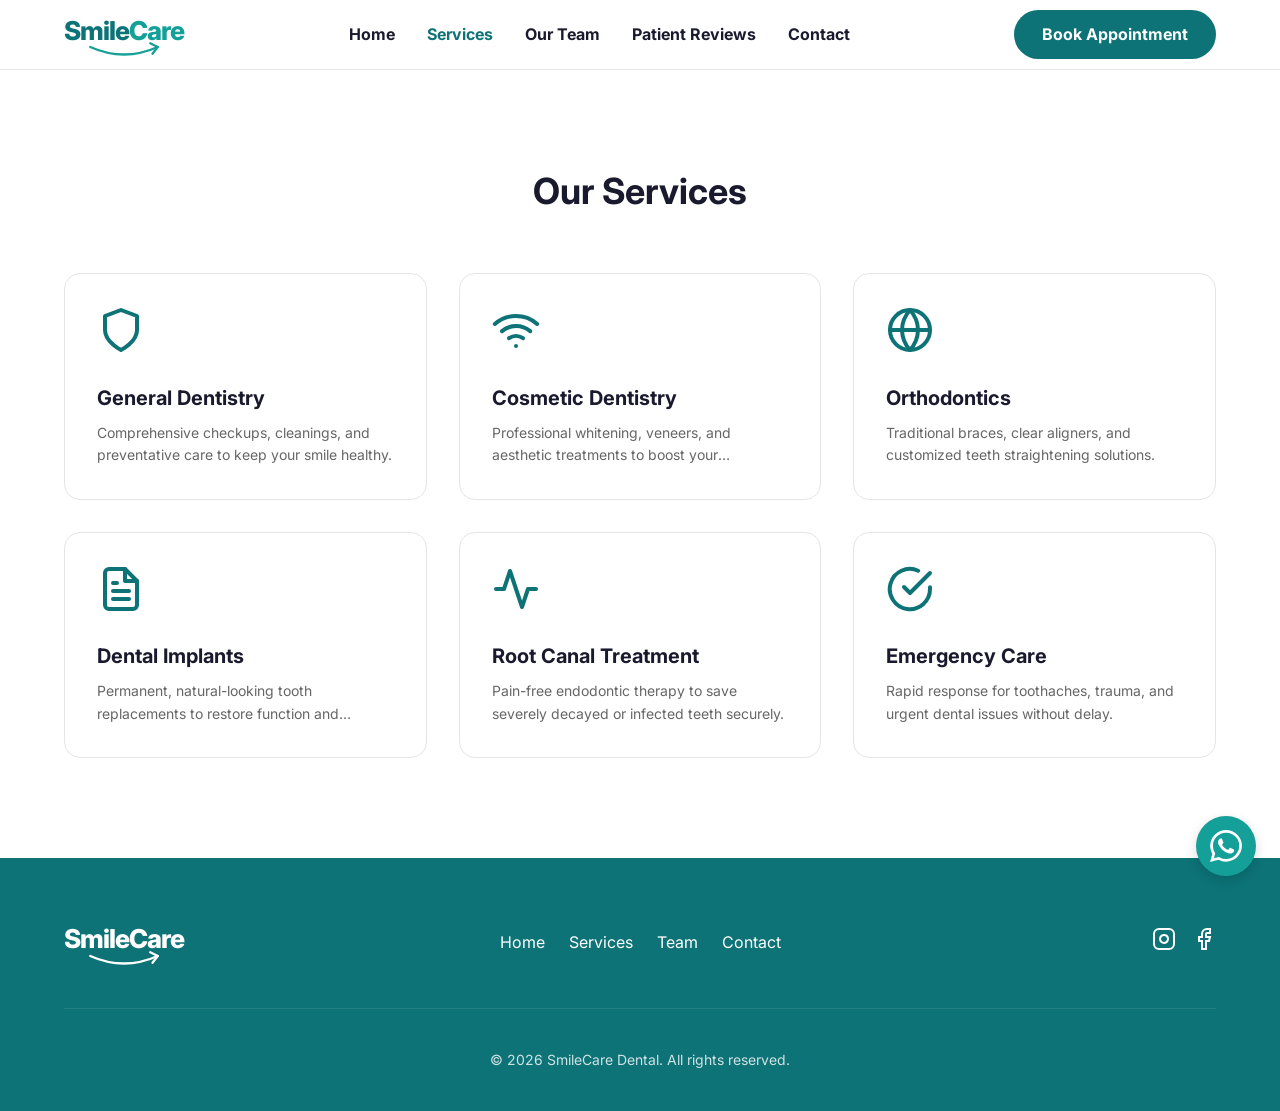
<file: services.html>
<!DOCTYPE html>
<html lang="en">
<head>
    <meta charset="UTF-8">
    <meta name="viewport" content="width=device-width, initial-scale=1.0">
    <title>SmileCare Dental | Our Services</title>
    <meta name="description" content="Explore SmileCare Dental's full range of services including general dentistry, cosmetic treatments, orthodontics, dental implants, root canal & emergency care in Islamabad.">
    <meta name="robots" content="index, follow">
    <link rel="canonical" href="https://malik310.github.io/smile-care/services.html">
    <meta property="og:title" content="SmileCare Dental | Our Services">
    <meta property="og:description" content="From routine cleanings to dental implants, SmileCare offers comprehensive dentistry in Islamabad.">
    <meta property="og:type" content="website">
    <link rel="preconnect" href="https://fonts.googleapis.com">
    <link rel="preconnect" href="https://fonts.gstatic.com" crossorigin>
    <link rel="stylesheet" href="https://fonts.googleapis.com/css2?family=Inter:wght@400;700;800&display=swap">
    <link rel="stylesheet" href="styles.css">
</head>
<body>

    <!-- Header & Navigation -->
    <header class="site-header">
        <div class="container header-container">
            <div class="logo">
                <a href="index.html">
                    Smile<span style="color: var(--accent);">Care</span>
                    <svg class="logo-smile" viewBox="0 0 100 24" fill="none" xmlns="http://www.w3.org/2000/svg">
                        <path d="M 5,8 Q 50,28 95,8" stroke="currentColor" stroke-width="3" stroke-linecap="round" />
                        <path d="M 85,3 L 95,8 L 88,17" stroke="currentColor" stroke-width="3" stroke-linecap="round" stroke-linejoin="round" />
                    </svg>
                </a>
            </div>
            
            <nav>
                <ul class="nav-links">
                    <li><a href="index.html">Home</a></li>
                    <li><a href="services.html" class="active">Services</a></li>
                    <li><a href="team.html">Our Team</a></li>
                    <li><a href="index.html#reviews">Patient Reviews</a></li>
                    <li><a href="contact.html">Contact</a></li>
                </ul>
            </nav>

            <div class="header-cta">
                <a href="contact.html" class="btn btn-primary">Book Appointment</a>
                <button class="mobile-menu-btn" aria-label="Toggle menu">
                    <svg width="24" height="24" viewBox="0 0 24 24" fill="none" stroke="currentColor" stroke-width="2" stroke-linecap="round" stroke-linejoin="round"><line x1="3" y1="12" x2="21" y2="12"></line><line x1="3" y1="6" x2="21" y2="6"></line><line x1="3" y1="18" x2="21" y2="18"></line></svg>
                </button>
            </div>
        </div>
    </header>

    <main>
        <!-- Services Section -->
        <section class="section">
            <div class="container">
                <h1 class="section-title">Our Services</h1>
                <div class="services-grid">
                    <div class="card service-card">
                        <svg class="service-icon" viewBox="0 0 24 24" fill="none" stroke="currentColor" stroke-width="2" stroke-linecap="round" stroke-linejoin="round"><path d="M12 22s8-4 8-10V5l-8-3-8 3v7c0 6 8 10 8 10z"></path></svg>
                        <h3>General Dentistry</h3>
                        <p>Comprehensive checkups, cleanings, and preventative care to keep your smile healthy.</p>
                    </div>
                    <div class="card service-card">
                        <svg class="service-icon" viewBox="0 0 24 24" fill="none" stroke="currentColor" stroke-width="2" stroke-linecap="round" stroke-linejoin="round"><path d="M5 12.55a11 11 0 0 1 14.08 0"></path><path d="M1.42 9a16 16 0 0 1 21.16 0"></path><path d="M8.53 16.11a6 6 0 0 1 6.95 0"></path><line x1="12" y1="20" x2="12.01" y2="20"></line></svg>
                        <h3>Cosmetic Dentistry</h3>
                        <p>Professional whitening, veneers, and aesthetic treatments to boost your confidence.</p>
                    </div>
                    <div class="card service-card">
                        <svg class="service-icon" viewBox="0 0 24 24" fill="none" stroke="currentColor" stroke-width="2" stroke-linecap="round" stroke-linejoin="round"><circle cx="12" cy="12" r="10"></circle><line x1="2" y1="12" x2="22" y2="12"></line><path d="M12 2a15.3 15.3 0 0 1 4 10 15.3 15.3 0 0 1-4 10 15.3 15.3 0 0 1-4-10 15.3 15.3 0 0 1 4-10z"></path></svg>
                        <h3>Orthodontics</h3>
                        <p>Traditional braces, clear aligners, and customized teeth straightening solutions.</p>
                    </div>
                    <div class="card service-card">
                        <svg class="service-icon" viewBox="0 0 24 24" fill="none" stroke="currentColor" stroke-width="2" stroke-linecap="round" stroke-linejoin="round"><path d="M14 2H6a2 2 0 0 0-2 2v16a2 2 0 0 0 2 2h12a2 2 0 0 0 2-2V8z"></path><polyline points="14 2 14 8 20 8"></polyline><line x1="16" y1="13" x2="8" y2="13"></line><line x1="16" y1="17" x2="8" y2="17"></line><polyline points="10 9 9 9 8 9"></polyline></svg>
                        <h3>Dental Implants</h3>
                        <p>Permanent, natural-looking tooth replacements to restore function and aesthetics.</p>
                    </div>
                    <div class="card service-card">
                        <svg class="service-icon" viewBox="0 0 24 24" fill="none" stroke="currentColor" stroke-width="2" stroke-linecap="round" stroke-linejoin="round"><path d="M22 12h-4l-3 9L9 3l-3 9H2"></path></svg>
                        <h3>Root Canal Treatment</h3>
                        <p>Pain-free endodontic therapy to save severely decayed or infected teeth securely.</p>
                    </div>
                    <div class="card service-card">
                        <svg class="service-icon" viewBox="0 0 24 24" fill="none" stroke="currentColor" stroke-width="2" stroke-linecap="round" stroke-linejoin="round"><path d="M22 11.08V12a10.06 10.06 0 1 1-5.93-9.14"></path><polyline points="22 4 12 14.01 9 11.01"></polyline></svg>
                        <h3>Emergency Care</h3>
                        <p>Rapid response for toothaches, trauma, and urgent dental issues without delay.</p>
                    </div>
                </div>
            </div>
        </section>
    </main>

    <!-- Footer -->
    <footer class="site-footer">
        <div class="container">
            <div class="footer-grid">
                <div class="footer-logo">
                    Smile<span style="color: inherit;">Care</span>
                    <svg class="logo-smile" viewBox="0 0 100 24" fill="none" xmlns="http://www.w3.org/2000/svg">
                        <path d="M 5,8 Q 50,28 95,8" stroke="currentColor" stroke-width="3" stroke-linecap="round" />
                        <path d="M 85,3 L 95,8 L 88,17" stroke="currentColor" stroke-width="3" stroke-linecap="round" stroke-linejoin="round" />
                    </svg>
                </div>
                <ul class="footer-nav">
                    <li><a href="index.html">Home</a></li>
                    <li><a href="services.html">Services</a></li>
                    <li><a href="team.html">Team</a></li>
                    <li><a href="contact.html">Contact</a></li>
                </ul>
                <div class="footer-social">
                    <a href="#" aria-label="Instagram"><svg width="24" height="24" viewBox="0 0 24 24" fill="none" stroke="currentColor" stroke-width="2"><rect x="2" y="2" width="20" height="20" rx="5" ry="5"></rect><path d="M16 11.37A4 4 0 1 1 12.63 8 4 4 0 0 1 16 11.37z"></path><line x1="17.5" y1="6.5" x2="17.51" y2="6.5"></line></svg></a>
                    <a href="#" aria-label="Facebook"><svg width="24" height="24" viewBox="0 0 24 24" fill="none" stroke="currentColor" stroke-width="2"><path d="M18 2h-3a5 5 0 0 0-5 5v3H7v4h3v8h4v-8h3l1-4h-4V7a1 1 0 0 1 1-1h3z"></path></svg></a>
                </div>
            </div>
            <div class="footer-bottom">
                <p>&copy; <span id="current-year">2025</span> SmileCare Dental. All rights reserved.</p>
            </div>
        </div>
    </footer>

    <!-- Sticky WhatsApp -->
    <a href="https://wa.me/923001234567?text=Hi%20SmileCare,%20I'd%20like%20to%20book%20an%20appointment" class="whatsapp-sticky" target="_blank" rel="noopener noreferrer" aria-label="Chat on WhatsApp">
        <svg viewBox="0 0 24 24"><path fill="currentColor" d="M17.472 14.382c-.297-.149-1.758-.867-2.03-.967-.273-.099-.471-.148-.67.15-.197.297-.767.966-.94 1.164-.173.199-.347.223-.644.075-.297-.15-1.255-.463-2.39-1.475-.878-.788-1.46-1.761-1.633-2.059-.173-.297-.018-.458.13-.606.134-.133.298-.347.446-.52.149-.174.198-.298.298-.497.099-.198.05-.371-.025-.52-.075-.149-.669-1.612-.916-2.207-.242-.579-.487-.5-.669-.51-.173-.008-.371-.01-.57-.01-.198 0-.52.074-.792.372-.272.297-1.04 1.016-1.04 2.479 0 1.462 1.065 2.875 1.213 3.074.149.198 2.096 3.2 5.077 4.487.709.306 1.262.489 1.694.625.712.227 1.36.195 1.871.118.571-.085 1.758-.719 2.006-1.413.248-.694.248-1.289.173-1.413-.074-.124-.272-.198-.57-.347m-5.421 7.403h-.004a9.87 9.87 0 01-5.031-1.378l-.361-.214-3.741.982.998-3.648-.235-.374a9.86 9.86 0 01-1.51-5.26c.001-5.45 4.436-9.884 9.888-9.884 2.64 0 5.122 1.03 6.988 2.898a9.825 9.825 0 012.893 6.994c-.003 5.45-4.437 9.884-9.885 9.884m8.413-18.297A11.815 11.815 0 0012.05 0C5.495 0 .16 5.335.157 11.892c0 2.096.547 4.142 1.588 5.945L.057 24l6.305-1.654a11.882 11.882 0 005.683 1.448h.005c6.554 0 11.89-5.335 11.893-11.893a11.821 11.821 0 00-3.48-8.413Z"/></svg>
    </a>

    <script src="script.js"></script>
</body>
</html>
</file>
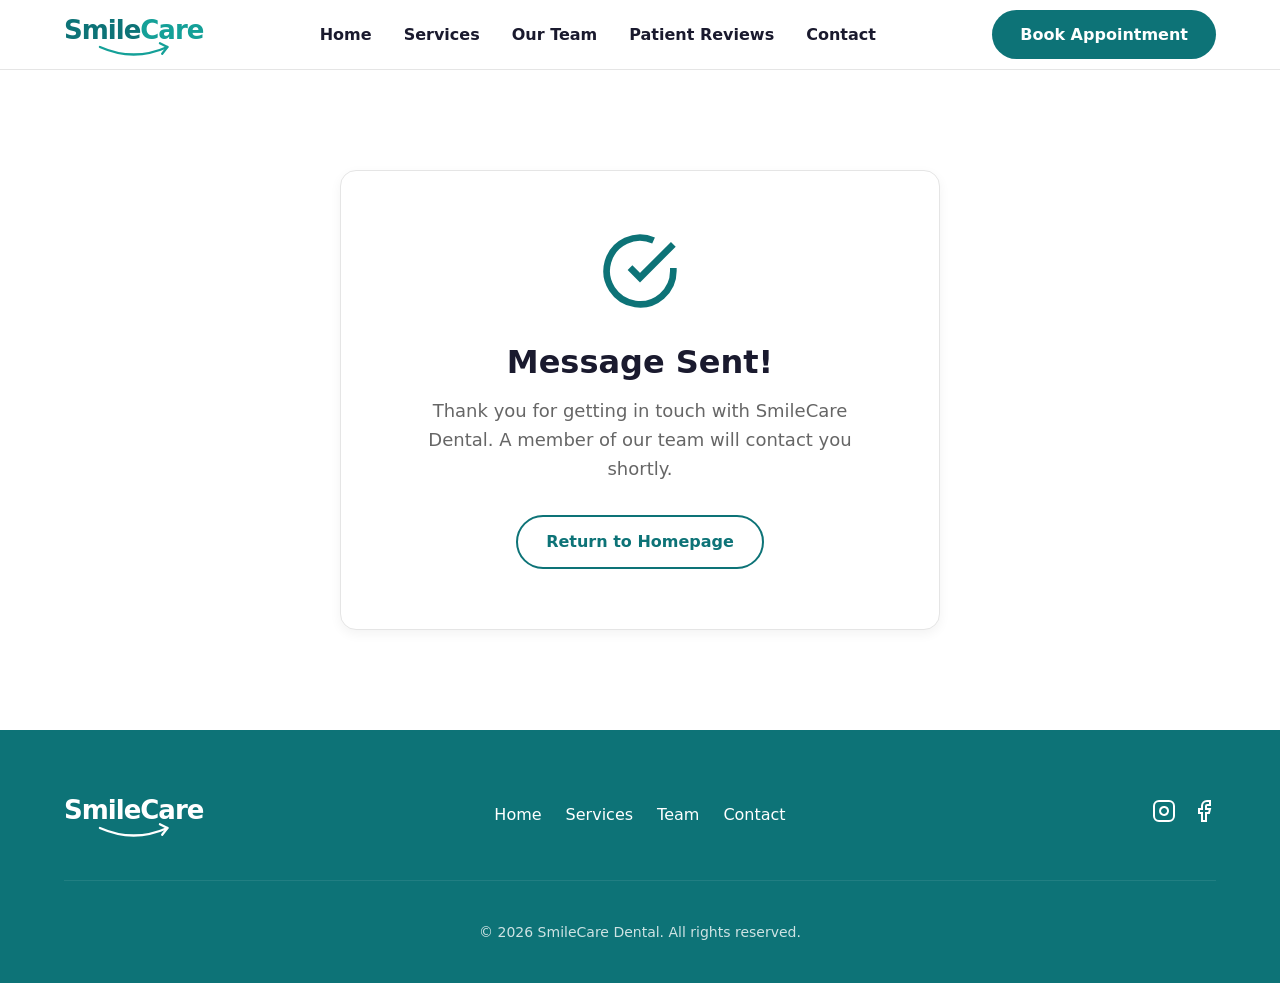
<file: success.html>
<!DOCTYPE html>
<html lang="en">
<head>
    <meta charset="UTF-8">
    <meta name="viewport" content="width=device-width, initial-scale=1.0">
    <title>SmileCare Dental | Message Sent</title>
    <link rel="stylesheet" href="styles.css">
    <style>
        .success-page {
            display: flex;
            align-items: center;
            justify-content: center;
            min-height: 60vh;
            text-align: center;
        }
        
        .success-content {
            background-color: var(--white);
            padding: 60px;
            border-radius: 16px;
            border: 1px solid var(--border);
            box-shadow: 0 4px 12px rgba(0,0,0,0.05);
            max-width: 600px;
        }

        .success-icon {
            color: var(--primary);
            width: 80px;
            height: 80px;
            margin-bottom: 24px;
        }
    </style>
</head>
<body>

    <!-- Header & Navigation -->
    <header class="site-header">
        <div class="container header-container">
            <div class="logo">
                <a href="index.html">
                    Smile<span style="color: var(--accent);">Care</span>
                    <svg class="logo-smile" viewBox="0 0 100 24" fill="none" xmlns="http://www.w3.org/2000/svg">
                        <path d="M 5,8 Q 50,28 95,8" stroke="currentColor" stroke-width="3" stroke-linecap="round" />
                        <path d="M 85,3 L 95,8 L 88,17" stroke="currentColor" stroke-width="3" stroke-linecap="round" stroke-linejoin="round" />
                    </svg>
                </a>
            </div>
            
            <nav>
                <ul class="nav-links">
                    <li><a href="index.html">Home</a></li>
                    <li><a href="services.html">Services</a></li>
                    <li><a href="team.html">Our Team</a></li>
                    <li><a href="index.html#reviews">Patient Reviews</a></li>
                    <li><a href="contact.html">Contact</a></li>
                </ul>
            </nav>

            <div class="header-cta">
                <a href="contact.html" class="btn btn-primary">Book Appointment</a>
                <button class="mobile-menu-btn" aria-label="Toggle menu">
                    <svg width="24" height="24" viewBox="0 0 24 24" fill="none" stroke="currentColor" stroke-width="2" stroke-linecap="round" stroke-linejoin="round"><line x1="3" y1="12" x2="21" y2="12"></line><line x1="3" y1="6" x2="21" y2="6"></line><line x1="3" y1="18" x2="21" y2="18"></line></svg>
                </button>
            </div>
        </div>
    </header>

    <main>
        <section class="section success-page">
            <div class="container">
                <div class="success-content mx-auto" style="margin: 0 auto;">
                    <svg class="success-icon" viewBox="0 0 24 24" fill="none" stroke="currentColor" stroke-width="2"><path d="M22 11.08V12a10 10 0 1 1-5.93-9.14"></path><polyline points="22 4 12 14.01 9 11.01"></polyline></svg>
                    <h1 style="font-size: 32px; margin-bottom: 16px;">Message Sent!</h1>
                    <p style="font-size: 18px; color: #666; margin-bottom: 32px;">Thank you for getting in touch with SmileCare Dental. A member of our team will contact you shortly.</p>
                    <a href="index.html" class="btn btn-secondary">Return to Homepage</a>
                </div>
            </div>
        </section>
    </main>

    <!-- Footer -->
    <footer class="site-footer">
        <div class="container">
            <div class="footer-grid">
                <div class="footer-logo">
                    Smile<span style="color: inherit;">Care</span>
                    <svg class="logo-smile" viewBox="0 0 100 24" fill="none" xmlns="http://www.w3.org/2000/svg">
                        <path d="M 5,8 Q 50,28 95,8" stroke="currentColor" stroke-width="3" stroke-linecap="round" />
                        <path d="M 85,3 L 95,8 L 88,17" stroke="currentColor" stroke-width="3" stroke-linecap="round" stroke-linejoin="round" />
                    </svg>
                </div>
                <ul class="footer-nav">
                    <li><a href="index.html">Home</a></li>
                    <li><a href="services.html">Services</a></li>
                    <li><a href="team.html">Team</a></li>
                    <li><a href="contact.html">Contact</a></li>
                </ul>
                <div class="footer-social">
                    <a href="#" aria-label="Instagram"><svg width="24" height="24" viewBox="0 0 24 24" fill="none" stroke="currentColor" stroke-width="2"><rect x="2" y="2" width="20" height="20" rx="5" ry="5"></rect><path d="M16 11.37A4 4 0 1 1 12.63 8 4 4 0 0 1 16 11.37z"></path><line x1="17.5" y1="6.5" x2="17.51" y2="6.5"></line></svg></a>
                    <a href="#" aria-label="Facebook"><svg width="24" height="24" viewBox="0 0 24 24" fill="none" stroke="currentColor" stroke-width="2"><path d="M18 2h-3a5 5 0 0 0-5 5v3H7v4h3v8h4v-8h3l1-4h-4V7a1 1 0 0 1 1-1h3z"></path></svg></a>
                </div>
            </div>
            <div class="footer-bottom">
                <p>&copy; <span id="current-year">2025</span> SmileCare Dental. All rights reserved.</p>
            </div>
        </div>
    </footer>

    <script src="script.js"></script>
</body>
</html>
</file>
<file: styles.css>
/* Inter font is loaded via HTML <link> for better performance */

:root {
  --primary: #0D7377; /* Deep Teal */
  --accent: #14A098; /* Bright Teal */
  --neutral: #F5F5F5; /* Soft Gray */
  --text: #1A1A2E; /* Near-black */
  --white: #FFFFFF; /* White */
  --border: #E5E5E5; /* Light Gray Border */
}

* {
  margin: 0;
  padding: 0;
  box-sizing: border-box;
}

html {
  scroll-behavior: smooth;
  scroll-padding-top: 70px; /* offset for fixed header */
}

body {
  font-family: 'Inter', system-ui, sans-serif;
  color: var(--text);
  background-color: var(--white);
  line-height: 1.6;
  -webkit-font-smoothing: antialiased;
}

h1, h2, h3, h4, h5, h6 {
  font-weight: 700;
  margin-bottom: 0.5em;
  line-height: 1.2;
}

a {
  text-decoration: none;
  color: inherit;
}

img {
  max-width: 100%;
  height: auto;
  display: block;
}

.text-left { text-align: left !important; }
.text-center { text-align: center !important; }
.bg-light { background-color: var(--neutral); }

/* Base Layout */
.container {
  max-width: 1200px;
  margin: 0 auto;
  padding: 0 24px;
}

section, .section {
  padding: 100px 0;
}

/* Buttons */
.btn {
  display: inline-flex;
  align-items: center;
  justify-content: center;
  padding: 12px 28px;
  border-radius: 50px; /* Pill-shaped */
  font-weight: 700;
  font-size: 16px;
  transition: transform 0.2s ease, box-shadow 0.2s ease, background-color 0.2s ease, color 0.2s ease;
  cursor: pointer;
  border: none;
  text-align: center;
}

.btn-large {
  padding: 16px 36px;
  font-size: 18px;
}

.btn-primary {
  background-color: var(--primary);
  color: var(--white);
}

.btn-primary:hover {
  background-color: var(--accent);
  transform: translateY(-2px);
  box-shadow: 0 4px 12px rgba(13, 115, 119, 0.2);
}

.btn-secondary {
  background-color: transparent;
  color: var(--primary);
  border: 2px solid var(--primary);
}

.btn-secondary:hover {
  background-color: var(--primary);
  color: var(--white);
  transform: translateY(-2px);
}

.btn-secondary-light {
  background-color: transparent;
  color: var(--white);
  border: 2px solid var(--white);
}

.btn-secondary-light:hover {
  background-color: var(--white);
  color: var(--primary);
  transform: translateY(-2px);
}

/* Header & Nav */
.site-header {
  position: fixed;
  top: 0;
  left: 0;
  width: 100%;
  height: 70px;
  background-color: var(--white);
  border-bottom: 1px solid var(--border);
  z-index: 1000;
  display: flex;
  align-items: center;
}

.header-container {
  display: flex;
  justify-content: space-between;
  align-items: center;
  width: 100%;
}

.logo a {
  position: relative;
  font-size: 26px;
  font-weight: 800;
  color: var(--primary);
  display: inline-block;
  padding-bottom: 8px;
  letter-spacing: -1px;
}

.logo-smile {
  position: absolute;
  bottom: 0px;
  left: 0;
  width: 100%;
  height: 18px;
  color: var(--accent);
}

/* Navigation - Center align */
.nav-links {
  display: flex;
  gap: 32px;
  list-style: none;
}

.nav-links a {
  font-size: 16px;
  font-weight: 700;
  color: var(--text);
  transition: color 0.2s;
}

.nav-links a:hover, .nav-links a.active {
  color: var(--primary);
}

.header-cta {
  display: flex;
  align-items: center;
  gap: 16px;
}

.mobile-menu-btn {
  display: none;
  background: none;
  border: none;
  font-size: 24px;
  color: var(--primary);
  cursor: pointer;
}

/* Fixed Header Spacing */
main {
  margin-top: 70px; /* offset for fixed header */
}

/* Cards */
.card {
  background-color: var(--white);
  border: 1px solid var(--border);
  border-radius: 16px;
  padding: 32px;
  transition: transform 0.2s ease;
}

.card:hover {
  transform: translateY(-2px);
  box-shadow: 0 4px 6px rgba(0, 0, 0, 0.05); /* Subtle hover lift */
}

/* Typography styles */
.section-title {
  text-align: center;
  font-size: 36px;
  margin-bottom: 60px;
}

.label {
  display: inline-block;
  text-transform: uppercase;
  letter-spacing: 2px;
  color: var(--primary);
  font-size: 12px;
  font-weight: 700;
  margin-bottom: 12px;
}

.label-light {
  color: var(--accent);
  background: rgba(255, 255, 255, 0.1);
  padding: 4px 12px;
  border-radius: 20px;
}

/* Input Fields */
input, textarea {
  width: 100%;
  padding: 14px 20px;
  border-radius: 50px;
  border: 1px solid var(--border);
  font-family: inherit;
  font-size: 16px;
  outline: none;
  transition: border-color 0.2s;
}

input:focus, textarea:focus {
  border-color: var(--primary);
}

textarea {
  border-radius: 16px;
  resize: vertical;
}

/* Sections Configuration */

/* 1. Hero Section (New Image Background Style) */
.hero-bg {
  min-height: 85vh;
  display: flex;
  align-items: center;
  justify-content: center;
  /* Unsplash CDN serves optimized WebP (~150KB) vs our local 600KB PNG */
  background-image: linear-gradient(rgba(13, 115, 119, 0.8), rgba(26, 26, 46, 0.7)), url('https://images.unsplash.com/photo-1606811841689-23dfddce3e95?ixlib=rb-4.0.3&auto=format&fit=crop&w=1280&q=75');
  background-size: cover;
  background-position: center;
  background-attachment: scroll;
  text-align: center;
  color: var(--white);
  padding: 100px 0;
}

.hero-content-centered {
  max-width: 800px;
  margin: 0 auto;
}

.hero-content-centered h1 {
  font-size: 64px;
  color: var(--white);
  margin-bottom: 24px;
  line-height: 1.1;
  letter-spacing: -0.5px;
}

.hero-content-centered p {
  font-size: 20px;
  color: #f0f0f0;
  margin-bottom: 40px;
  font-weight: 400;
}

.hero-btns.justify-center {
  justify-content: center;
  display: flex;
  gap: 16px;
  flex-wrap: wrap;
}

/* About Section */
.about-grid {
  display: grid;
  grid-template-columns: 1fr 1fr;
  gap: 64px;
  align-items: center;
}

.about-image img {
  border-radius: 16px;
  width: 100%;
  box-shadow: 0 10px 30px rgba(0,0,0,0.1);
}

.about-content h2 {
  font-size: 36px;
}

.about-content p {
  margin-bottom: 16px;
  color: #444;
  font-size: 16px;
}

/* 2. Services Section */
.services-grid {
  display: grid;
  grid-template-columns: repeat(3, 1fr);
  gap: 32px;
}

.service-card {
  text-align: left;
}

.service-icon {
  width: 48px;
  height: 48px;
  color: var(--primary);
  margin-bottom: 24px;
}

.service-card h3 {
  font-size: 20px;
  margin-bottom: 12px;
}

.service-card p {
  font-size: 14px;
  color: #666;
  display: -webkit-box;
  -webkit-line-clamp: 2;
  line-clamp: 2;
  -webkit-box-orient: vertical;
  overflow: hidden;
}

/* 3. Team Section */
.team-section {
  background-color: var(--white);
}

.team-grid {
  display: grid;
  grid-template-columns: 1fr 1fr;
  gap: 64px;
  align-items: center;
}

.team-image {
  text-align: right;
  display: flex;
  justify-content: center;
}

.team-image img {
  width: 300px;
  height: 300px;
  border-radius: 50%;
  object-fit: cover;
  border: 4px solid var(--primary);
}

.team-content h2 {
  font-size: 36px;
  margin-bottom: 8px;
}

.team-credentials {
  font-size: 16px;
  color: #666;
  margin-bottom: 24px;
  font-weight: 700;
}

.team-bio {
  font-size: 16px;
  color: #444;
  margin-bottom: 32px;
}

/* 4. Trust Section (Why Choose Us) */
.trust-section {
  background-color: var(--white);
  padding: 80px 0;
  border-bottom: 1px solid var(--border);
}

.trust-grid {
  display: grid;
  grid-template-columns: repeat(4, 1fr);
  gap: 24px;
  text-align: center;
}

.trust-item {
  display: flex;
  flex-direction: column;
  align-items: center;
  gap: 16px;
}

.trust-icon {
  width: 48px;
  height: 48px;
  color: var(--primary);
}

.trust-item h3 {
  font-size: 16px;
  margin-bottom: 0;
}

/* 5. Patient Reviews */
.reviews-grid {
  display: grid;
  grid-template-columns: repeat(3, 1fr);
  gap: 32px;
}

.review-card {
  display: flex;
  flex-direction: column;
  gap: 16px;
}

.review-stars {
  color: var(--primary);
  display: flex;
  gap: 4px;
}

.review-quote {
  font-size: 16px;
  font-style: italic;
  color: var(--text);
  flex-grow: 1;
}

.review-author {
  font-size: 14px;
  font-weight: 700;
  color: #666;
}

/* FAQ Section */
.faq-list {
  max-width: 800px;
  margin: 0 auto;
  display: flex;
  flex-direction: column;
  gap: 24px;
}

.faq-item {
  background: var(--white);
  padding: 24px;
  border-radius: 16px;
  border: 1px solid var(--border);
}

.faq-item h3 {
  font-size: 18px;
  margin-bottom: 12px;
  color: var(--primary);
}

.faq-item p {
  color: #555;
  margin-bottom: 0;
  font-size: 15px;
}

/* CTA Banner Section */
.cta-banner {
  background-color: var(--primary);
  color: var(--white);
  padding: 100px 0;
  text-align: center;
}

.cta-banner h2 {
  font-size: 40px;
  margin-bottom: 16px;
  color: var(--white);
}

.cta-banner p {
  font-size: 18px;
  color: rgba(255, 255, 255, 0.9);
  margin-bottom: 0;
}

/* 6. Location & Hours */
.location-section {
  background-color: var(--white);
  padding: 100px 0;
}

.location-grid {
  display: grid;
  grid-template-columns: 1fr 1fr;
  gap: 64px;
  align-items: center;
}

.map-embed {
  width: 100%;
  height: 400px;
  border-radius: 16px;
  overflow: hidden;
  border: 1px solid var(--border);
}

.map-embed iframe {
  width: 100%;
  height: 100%;
  border: none;
}

.contact-details {
  display: flex;
  flex-direction: column;
  gap: 24px;
}

.contact-item {
  display: flex;
  align-items: flex-start;
  gap: 16px;
}

.contact-item-icon {
  color: var(--primary);
  flex-shrink: 0;
  margin-top: 4px;
}

.contact-item h3 {
  font-size: 18px;
  margin-bottom: 4px;
}

.contact-item p {
  color: #666;
}

/* Footer */
.site-footer {
  background-color: var(--primary);
  color: var(--white);
  padding: 60px 0 40px;
}

.footer-grid {
  display: grid;
  grid-template-columns: 1fr 2fr 1fr;
  gap: 32px;
  align-items: center;
  margin-bottom: 40px;
}

.footer-nav {
  display: flex;
  justify-content: center;
  gap: 24px;
  list-style: none;
}

.footer-nav a {
  transition: opacity 0.2s;
}

.footer-nav a:hover {
  opacity: 0.8;
}

.footer-social {
  display: flex;
  justify-content: flex-end;
  gap: 16px;
}

.footer-social a {
  color: var(--white);
  transition: opacity 0.2s;
}

.footer-social a:hover {
  opacity: 0.8;
}

.footer-bottom {
  text-align: center;
  padding-top: 40px;
  border-top: 1px solid rgba(255,255,255,0.1);
  font-size: 14px;
  opacity: 0.8;
}

/* Light Logo text for footer */
.footer-logo {
  position: relative;
  font-size: 26px;
  font-weight: 800;
  display: inline-block;
  justify-self: start;
  color: var(--white);
  padding-bottom: 8px;
  letter-spacing: -1px;
}

.footer-logo .logo-smile {
  color: var(--white);
}

/* Sticky WhatsApp */
.whatsapp-sticky {
  position: fixed;
  bottom: 24px;
  right: 24px;
  width: 60px;
  height: 60px;
  background-color: var(--accent);
  color: var(--white);
  border-radius: 50%;
  display: flex;
  align-items: center;
  justify-content: center;
  box-shadow: 0 4px 12px rgba(0,0,0,0.15);
  z-index: 1000;
  transition: transform 0.2s ease;
}

.whatsapp-sticky:hover {
  transform: scale(1.1);
}

.whatsapp-sticky svg {
  width: 32px;
  height: 32px;
  fill: currentColor;
}

/* Responsive Styles */
@media (max-width: 1024px) {
  .hero-content-centered h1 {
    font-size: 48px;
  }
}

@media (max-width: 768px) {
  .nav-links {
    display: flex;
    position: absolute;
    top: 70px;
    left: 0;
    width: 100%;
    background-color: var(--white);
    flex-direction: column;
    padding: 0 24px;
    box-shadow: 0 4px 6px rgba(0,0,0,0.05);
    border-bottom: 1px solid var(--border);
    max-height: 0;
    overflow: hidden;
    opacity: 0;
    transition: max-height 0.3s ease, opacity 0.3s ease, padding 0.3s ease;
  }
  
  .nav-links.active {
    max-height: 400px;
    opacity: 1;
    padding: 24px;
  }
  
  .header-cta .btn {
    display: none; /* Hide desktop button on tight mobile */
  }

  .mobile-menu-btn {
    display: block;
  }
  
  .about-grid {
    grid-template-columns: 1fr;
  }

  .hero-content-centered h1 {
    font-size: 38px;
  }
  
  .services-grid {
    grid-template-columns: 1fr;
  }
  
  .team-grid {
    grid-template-columns: 1fr;
    text-align: center;
  }
  
  .team-image {
    justify-content: center;
  }
  
  .trust-grid {
    grid-template-columns: 1fr 1fr;
  }

  .reviews-grid {
    grid-template-columns: 1fr;
  }
  
  .location-grid {
    grid-template-columns: 1fr;
  }

  .footer-grid {
    grid-template-columns: 1fr;
    text-align: center;
    gap: 24px;
  }

  .footer-logo {
    justify-self: center;
  }

  .footer-social {
    justify-content: center;
  }
  
  .whatsapp-sticky {
    bottom: 20px;
    right: 20px;
  }
}

@media (max-width: 480px) {
  .trust-grid {
    grid-template-columns: 1fr;
  }
  
  .hero-btns.justify-center {
    flex-direction: column;
    width: 100%;
  }
  
  .hero-btns.justify-center .btn {
    width: 100%;
  }
}
</file>
